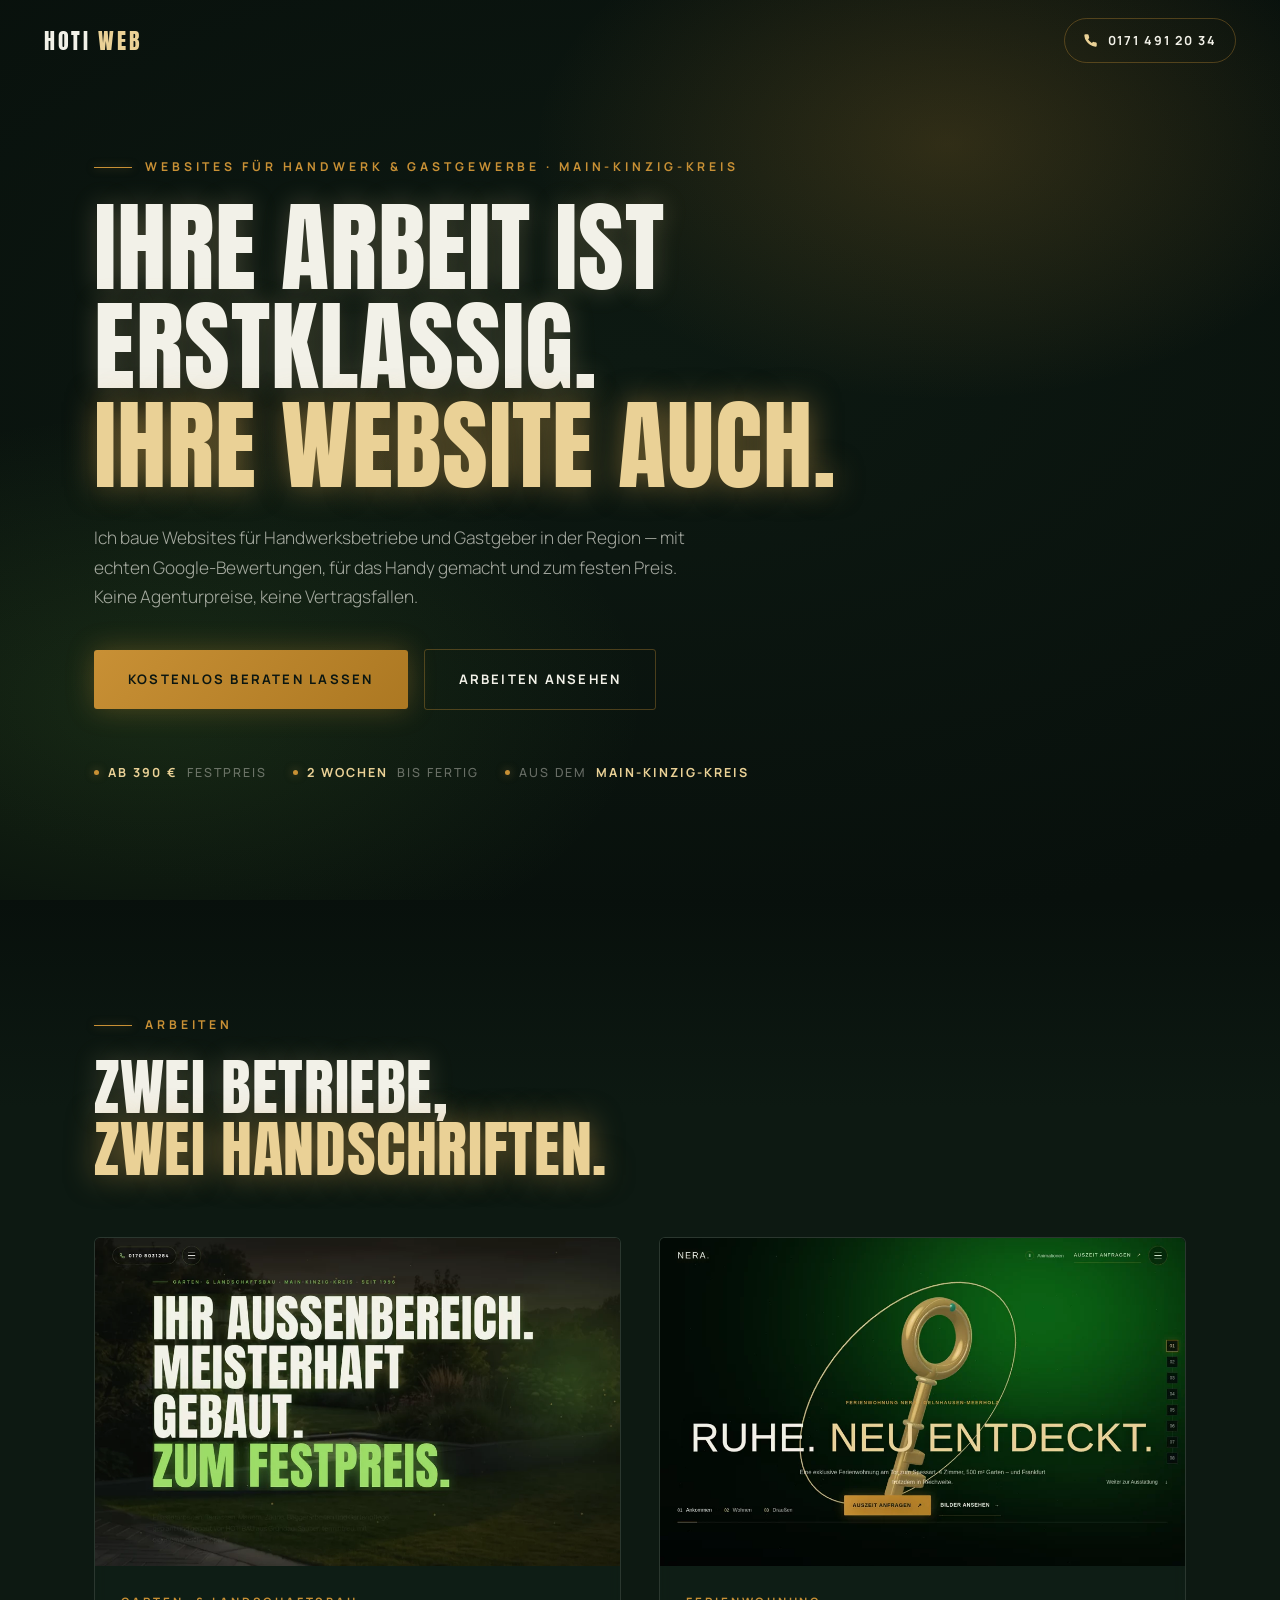
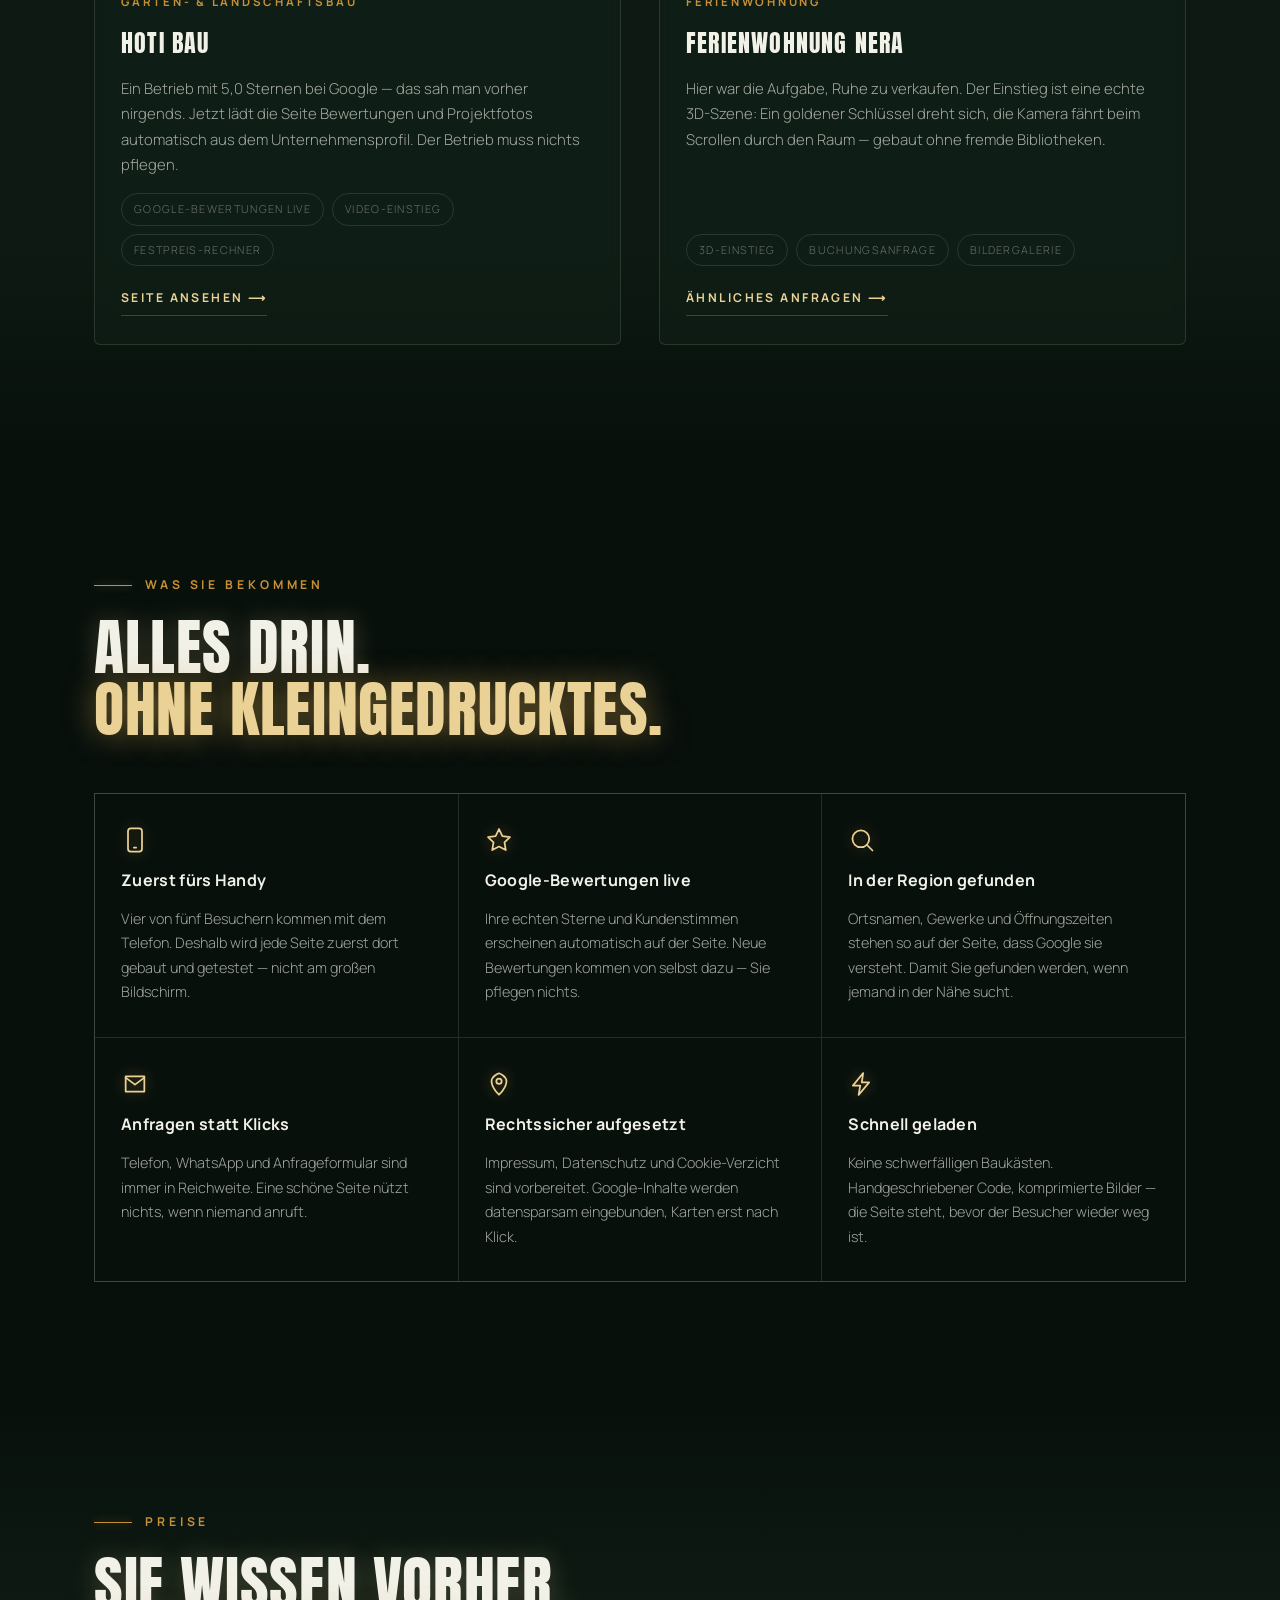
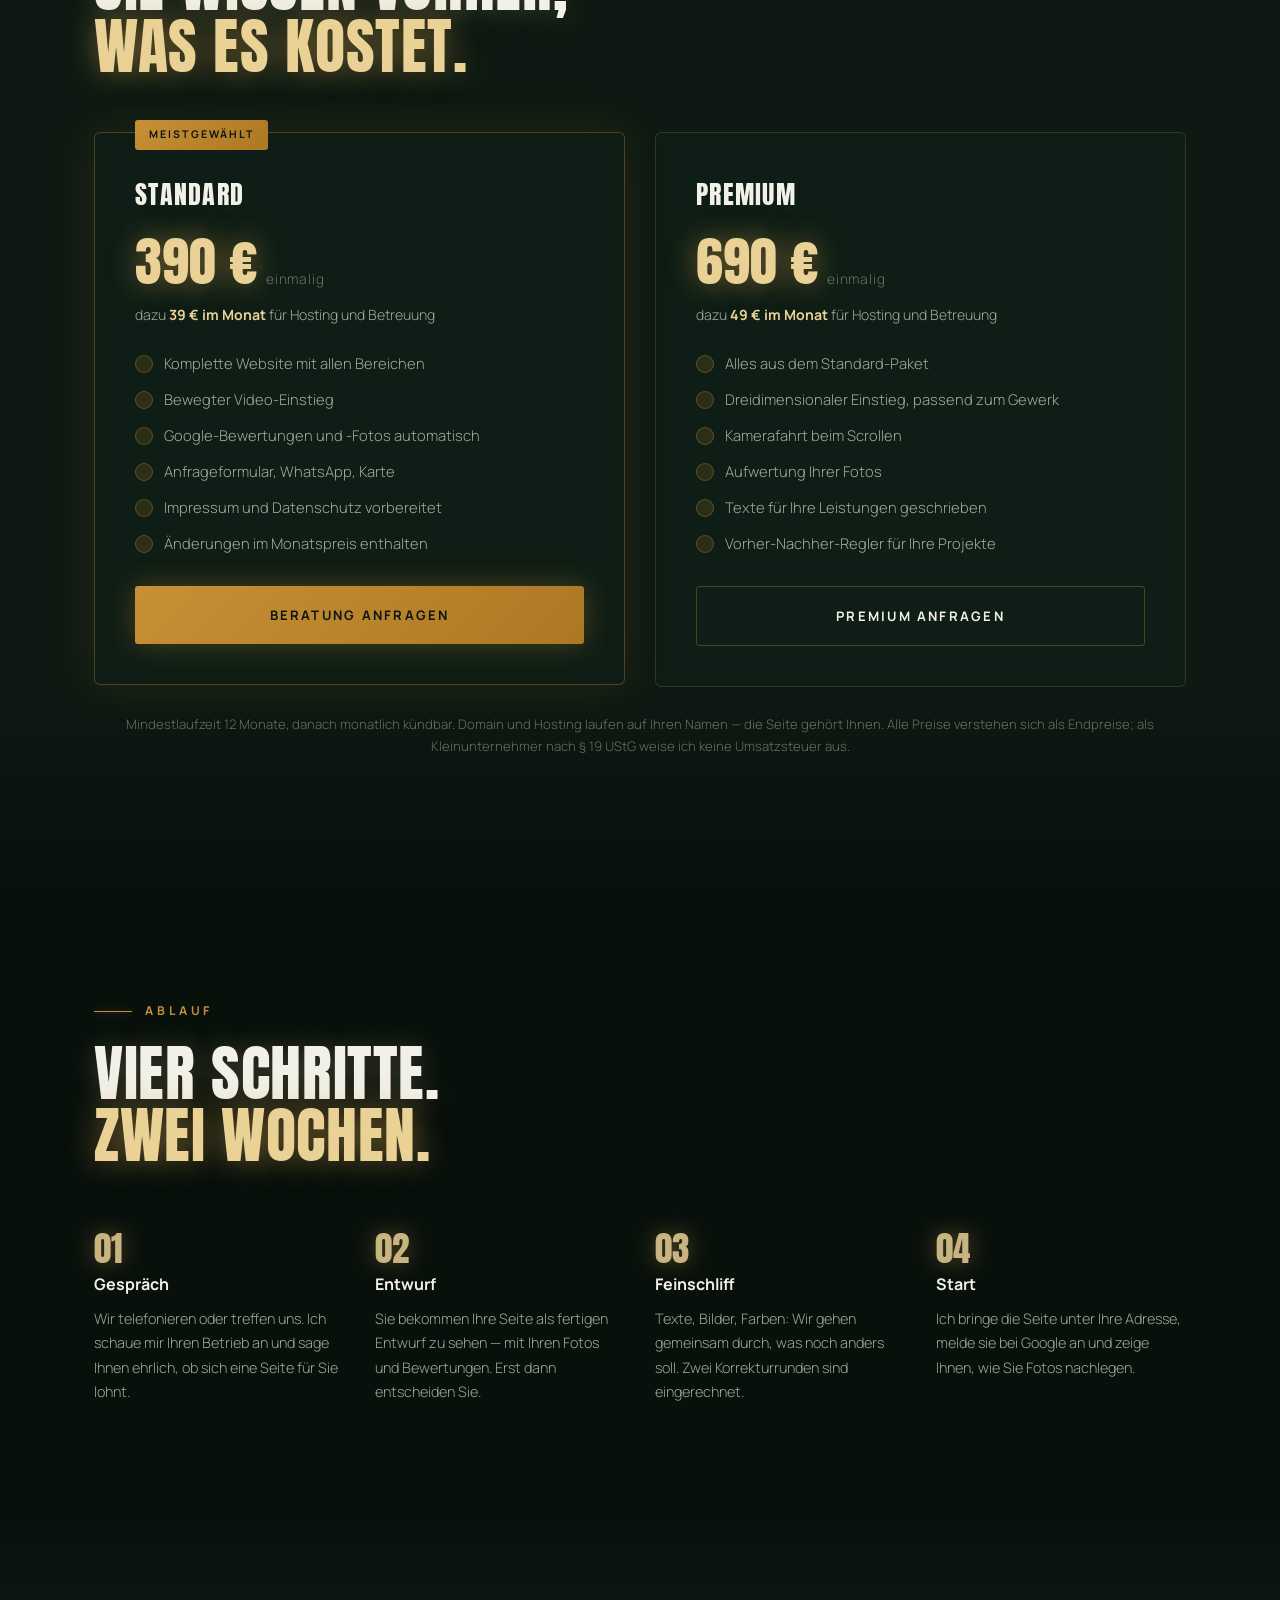
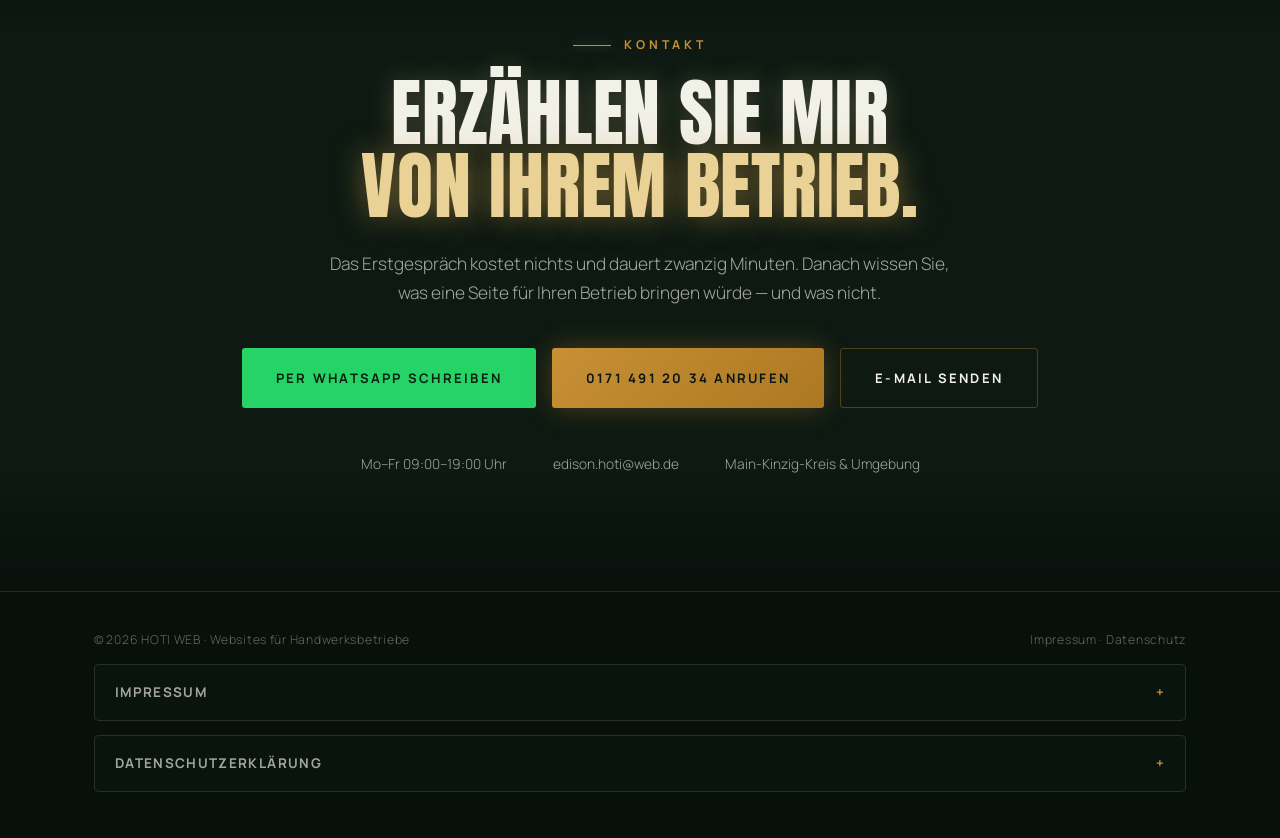
<file: portfolio/index.html>
<!DOCTYPE html>
<html lang="de">
<head>
<meta charset="UTF-8">
<meta name="viewport" content="width=device-width, initial-scale=1.0">
<title>HOTI WEB · Websites für Handwerksbetriebe im Main-Kinzig-Kreis</title>
<meta name="description" content="Moderne Websites für Handwerker, Gastgeber und kleine Betriebe. Festpreis ab 390 €, fertig in zwei Wochen. Mit Google-Bewertungen, mobil optimiert, aus dem Main-Kinzig-Kreis.">
<meta name="robots" content="index, follow">
<meta property="og:type" content="website">
<meta property="og:title" content="HOTI WEB – Websites für Handwerksbetriebe">
<meta property="og:description" content="Websites, die Anfragen bringen. Festpreis ab 390 €, fertig in zwei Wochen.">
<meta property="og:locale" content="de_DE">
<meta name="theme-color" content="#08100C">
<link rel="preconnect" href="https://fonts.googleapis.com">
<link rel="preconnect" href="https://fonts.gstatic.com" crossorigin>
<link href="https://fonts.googleapis.com/css2?family=Anton&family=Manrope:wght@300;400;500;700&display=swap" rel="stylesheet">
<style>
  :root{
    --bg:#08100C;
    --bg-2:#0D1912;
    --panel:rgba(18,34,25,0.55);
    --gold:#C89035;
    --gold-bright:#EAD196;
    --gold-glow:rgba(216,166,80,0.5);
    --green:#72B846;
    --green-bright:#9BDC66;
    --cream:#F2F1E8;
    --cream-dim:rgba(242,241,232,0.66);
    --cream-faint:rgba(242,241,232,0.40);
    --line:rgba(242,241,232,0.12);
    --line-gold:rgba(200,144,53,0.34);
    --wa:#25D366;
    --maxw:1180px;
    --display:'Anton','Arial Narrow',Impact,sans-serif;
    --body:'Manrope',-apple-system,BlinkMacSystemFont,'Segoe UI',sans-serif;
  }
  *{box-sizing:border-box;}
  html{scroll-behavior:smooth;scroll-padding-top:80px;}
  body{
    margin:0;background:var(--bg);color:var(--cream);
    font-family:var(--body);font-size:16.5px;font-weight:300;line-height:1.7;
    -webkit-font-smoothing:antialiased;overflow-x:hidden;
  }
  img{max-width:100%;display:block;}
  a{color:var(--gold-bright);}
  ::selection{background:var(--gold);color:var(--bg);}

  /* ---------- Typografie ---------- */
  .display{
    font-family:var(--display);font-weight:400;text-transform:uppercase;
    line-height:1.0;letter-spacing:.01em;margin:0;color:var(--cream);
    text-shadow:0 0 26px rgba(234,209,150,.24);
  }
  .display em{font-style:normal;color:var(--gold-bright);text-shadow:0 0 30px var(--gold-glow);}
  h2.display{font-size:clamp(2.1rem,5.4vw,3.9rem);}
  .kicker{
    font-weight:700;font-size:.76rem;letter-spacing:.32em;text-transform:uppercase;
    color:var(--gold);margin:0 0 20px;display:flex;align-items:center;gap:13px;
  }
  .kicker::before{content:"";width:38px;height:1px;background:var(--gold);box-shadow:0 0 8px var(--gold-glow);flex:none;}
  .kicker--mitte{justify-content:center;}
  .lede{font-size:clamp(1rem,1.35vw,1.14rem);color:var(--cream-dim);max-width:36em;}

  .wrap{width:100%;max-width:var(--maxw);margin:0 auto;padding:0 clamp(20px,4.5vw,44px);}
  section{padding:clamp(70px,9vw,120px) 0;position:relative;}
  .tint{background:linear-gradient(180deg,transparent,var(--bg-2) 18%,var(--bg-2) 82%,transparent);}

  /* ---------- Kopfzeile ---------- */
  .kopf{
    position:fixed;top:0;left:0;right:0;z-index:100;
    padding:18px clamp(20px,4.5vw,44px);
    display:flex;align-items:center;justify-content:space-between;gap:16px;
    transition:background .45s ease,padding .35s ease;
  }
  .kopf.fest{background:linear-gradient(180deg,rgba(8,16,12,.94),rgba(8,16,12,0));padding-top:12px;padding-bottom:12px;}
  .marke{font-family:var(--display);font-size:1.4rem;letter-spacing:.12em;color:var(--cream);text-decoration:none;}
  .marke span{color:var(--gold-bright);}
  .kopf-tel{
    display:inline-flex;align-items:center;gap:10px;color:var(--cream);text-decoration:none;
    font-weight:700;font-size:.78rem;letter-spacing:.14em;
    padding:11px 18px;border:1px solid var(--line-gold);border-radius:999px;
    transition:border-color .3s ease,box-shadow .3s ease;
  }
  .kopf-tel:hover{border-color:var(--gold-bright);box-shadow:0 0 20px rgba(200,144,53,.3);}
  .kopf-tel svg{width:15px;height:15px;fill:var(--gold-bright);}
  @media (max-width:560px){ .kopf-tel span{display:none;} .kopf-tel{padding:11px 13px;} }

  /* ---------- Einstieg ---------- */
  .start{
    min-height:100vh;min-height:100dvh;display:flex;align-items:center;
    padding-top:110px;padding-bottom:70px;overflow:hidden;
  }
  .start::before{
    content:"";position:absolute;inset:0;z-index:0;pointer-events:none;
    background:
      radial-gradient(52% 46% at 74% 16%,rgba(200,144,53,.20),transparent 62%),
      radial-gradient(60% 50% at 12% 78%,rgba(114,184,70,.14),transparent 64%),
      radial-gradient(120% 90% at 50% 40%,var(--bg-2),var(--bg) 72%);
  }
  .start .wrap{position:relative;z-index:2;}
  .start h1{font-size:clamp(2.6rem,8.2vw,6.2rem);}
  .start .lede{margin:28px 0 38px;}
  .knopfreihe{display:flex;gap:16px;flex-wrap:wrap;align-items:center;}
  .beleg{
    list-style:none;display:flex;gap:26px;flex-wrap:wrap;margin:52px 0 0;padding:0;
    font-size:.78rem;letter-spacing:.16em;text-transform:uppercase;color:var(--cream-faint);font-weight:500;
  }
  .beleg li{display:flex;align-items:center;gap:9px;}
  .beleg li::before{content:"";width:5px;height:5px;border-radius:50%;background:var(--gold);box-shadow:0 0 8px var(--gold-glow);}
  .beleg b{color:var(--gold-bright);font-weight:700;}

  /* ---------- Knöpfe ---------- */
  .btn{
    display:inline-flex;align-items:center;justify-content:center;gap:11px;
    text-decoration:none;cursor:pointer;border:none;font-family:var(--body);
    font-weight:700;font-size:.82rem;letter-spacing:.17em;text-transform:uppercase;
    padding:18px 34px;border-radius:3px;transition:transform .3s ease,box-shadow .3s ease,background .3s ease;
  }
  .btn--voll{background:linear-gradient(135deg,var(--gold),#AC7822);color:#0B1611;box-shadow:0 0 28px rgba(200,144,53,.32);}
  .btn--voll:hover{box-shadow:0 0 44px rgba(200,144,53,.55);transform:translateY(-2px);}
  .btn--rand{background:transparent;color:var(--cream);border:1px solid var(--line-gold);}
  .btn--rand:hover{border-color:var(--gold-bright);box-shadow:0 0 22px rgba(200,144,53,.28);transform:translateY(-2px);}
  .btn--wa{background:var(--wa);color:#07210F;}
  .btn--wa:hover{box-shadow:0 0 34px rgba(37,211,102,.45);transform:translateY(-2px);}

  /* ---------- Referenzen ---------- */
  .ref{
    display:grid;grid-template-columns:1fr 1fr;gap:clamp(22px,3vw,38px);margin-top:56px;
  }
  .karte{
    border:1px solid var(--line);border-radius:6px;overflow:hidden;
    background:var(--panel);backdrop-filter:blur(6px);
    display:flex;flex-direction:column;
    transition:border-color .4s ease,box-shadow .4s ease,transform .4s ease;
  }
  .karte:hover{border-color:var(--line-gold);box-shadow:0 18px 50px rgba(0,0,0,.5),0 0 30px rgba(200,144,53,.14);transform:translateY(-5px);}
  .karte__bild{position:relative;overflow:hidden;aspect-ratio:16/10;background:var(--bg-2);}
  .karte__bild img{width:100%;height:100%;object-fit:cover;object-position:top center;transition:transform .8s cubic-bezier(.22,1,.36,1);}
  .karte:hover .karte__bild img{transform:scale(1.04);}
  .karte__inhalt{padding:26px 26px 28px;display:flex;flex-direction:column;gap:12px;flex:1;}
  .karte__inhalt h3{
    font-family:var(--display);font-weight:400;text-transform:uppercase;letter-spacing:.05em;
    font-size:1.5rem;margin:0;color:var(--cream);
  }
  .karte__art{font-size:.72rem;letter-spacing:.24em;text-transform:uppercase;color:var(--gold);font-weight:700;}
  .karte__inhalt p{margin:0;font-size:.93rem;color:var(--cream-dim);flex:1;}
  .marken{display:flex;gap:8px;flex-wrap:wrap;margin-top:4px;}
  .marken span{
    font-size:.68rem;letter-spacing:.12em;text-transform:uppercase;color:var(--cream-faint);
    border:1px solid var(--line);border-radius:999px;padding:6px 12px;
  }
  .karte__link{
    margin-top:10px;display:inline-flex;align-items:center;gap:9px;align-self:flex-start;
    color:var(--gold-bright);text-decoration:none;font-weight:700;
    font-size:.76rem;letter-spacing:.2em;text-transform:uppercase;
    border-bottom:1px solid var(--line-gold);padding-bottom:6px;transition:gap .3s ease,border-color .3s ease;
  }
  .karte__link:hover{gap:15px;border-color:var(--gold-bright);}

  /* ---------- Leistungen ---------- */
  .raster{display:grid;grid-template-columns:repeat(3,1fr);gap:1px;background:var(--line);border:1px solid var(--line);margin-top:52px;}
  .zelle{background:var(--bg);padding:32px 26px;display:flex;flex-direction:column;gap:13px;transition:background .35s ease;}
  .zelle:hover{background:var(--bg-2);}
  .zelle svg{width:28px;height:28px;stroke:var(--gold-bright);fill:none;stroke-width:1.5;stroke-linecap:round;stroke-linejoin:round;filter:drop-shadow(0 0 7px rgba(200,144,53,.45));}
  .zelle h3{font-size:1rem;margin:0;color:var(--cream);font-weight:700;letter-spacing:.02em;}
  .zelle p{margin:0;font-size:.9rem;color:var(--cream-dim);}

  /* ---------- Preise ---------- */
  .preise{display:grid;grid-template-columns:1fr 1fr;gap:clamp(20px,3vw,30px);margin-top:54px;align-items:start;}
  .paket{
    border:1px solid var(--line);border-radius:6px;padding:clamp(28px,3.4vw,40px);
    background:var(--panel);backdrop-filter:blur(6px);position:relative;
    display:flex;flex-direction:column;gap:18px;
  }
  .paket--top{border-color:var(--line-gold);box-shadow:0 0 44px rgba(200,144,53,.13);}
  .paket__fahne{
    position:absolute;top:-13px;left:clamp(28px,3.4vw,40px);
    background:linear-gradient(135deg,var(--gold),#AC7822);color:#0B1611;
    font-size:.66rem;font-weight:700;letter-spacing:.2em;text-transform:uppercase;
    padding:6px 14px;border-radius:3px;
  }
  .paket h3{font-family:var(--display);font-weight:400;text-transform:uppercase;letter-spacing:.05em;font-size:1.6rem;margin:0;}
  .paket__preis{display:flex;align-items:baseline;gap:9px;flex-wrap:wrap;}
  .paket__preis b{
    font-family:var(--display);font-weight:400;font-size:clamp(2.4rem,5vw,3.4rem);line-height:1;
    color:var(--gold-bright);text-shadow:0 0 28px var(--gold-glow);
  }
  .paket__preis small{font-size:.86rem;color:var(--cream-faint);letter-spacing:.06em;}
  .paket__mtl{font-size:.88rem;color:var(--cream-dim);margin:-6px 0 0;}
  .paket__mtl b{color:var(--gold-bright);font-weight:700;}
  .paket ul{list-style:none;margin:6px 0 0;padding:0;display:flex;flex-direction:column;gap:11px;}
  .paket li{display:flex;gap:11px;align-items:flex-start;font-size:.92rem;color:var(--cream-dim);}
  .paket li::before{content:"";flex:none;width:16px;height:16px;margin-top:4px;border-radius:50%;background:rgba(200,144,53,.16);border:1px solid var(--line-gold);}
  .paket .btn{margin-top:12px;width:100%;}
  .preis-fuss{margin-top:26px;font-size:.82rem;color:var(--cream-faint);text-align:center;}

  /* ---------- Ablauf ---------- */
  .schritte{display:grid;grid-template-columns:repeat(4,1fr);gap:clamp(18px,2.6vw,30px);margin-top:52px;counter-reset:s;}
  .schritt{position:relative;padding-top:52px;}
  .schritt::before{
    counter-increment:s;content:counter(s,decimal-leading-zero);
    position:absolute;top:0;left:0;
    font-family:var(--display);font-size:2.2rem;color:var(--gold-bright);
    text-shadow:0 0 22px var(--gold-glow);opacity:.85;
  }
  .schritt h3{font-size:1rem;margin:0 0 9px;color:var(--cream);font-weight:700;}
  .schritt p{margin:0;font-size:.9rem;color:var(--cream-dim);}

  /* ---------- Kontakt ---------- */
  .kontakt{text-align:center;}
  .kontakt .display{font-size:clamp(2.2rem,6.4vw,4.6rem);}
  .kontaktreihe{display:flex;gap:16px;flex-wrap:wrap;justify-content:center;margin-top:40px;}
  .kontaktdaten{
    margin-top:44px;display:flex;gap:clamp(20px,4vw,46px);justify-content:center;flex-wrap:wrap;
    font-size:.86rem;color:var(--cream-dim);
  }
  .kontaktdaten a{color:var(--cream-dim);text-decoration:none;transition:color .3s ease;}
  .kontaktdaten a:hover{color:var(--gold-bright);}

  /* ---------- Fuß ---------- */
  footer{border-top:1px solid var(--line);padding:38px 0 46px;}
  .fuss{display:flex;justify-content:space-between;gap:18px;flex-wrap:wrap;font-size:.76rem;color:var(--cream-faint);letter-spacing:.06em;}
  .fuss a{color:var(--cream-faint);text-decoration:none;}
  .fuss a:hover{color:var(--gold-bright);}
  details{border:1px solid var(--line);border-radius:5px;margin-top:14px;background:rgba(13,25,18,.55);}
  summary{cursor:pointer;padding:16px 20px;font-weight:700;font-size:.84rem;letter-spacing:.1em;text-transform:uppercase;color:var(--cream-dim);list-style:none;}
  summary::-webkit-details-marker{display:none;}
  summary::after{content:"+";float:right;color:var(--gold);}
  details[open] summary::after{content:"–";}
  .rechtstext{padding:0 20px 22px;font-size:.86rem;color:var(--cream-dim);}
  .rechtstext h4{margin:18px 0 6px;font-size:.9rem;color:var(--cream);}
  .rechtstext p{margin:0 0 10px;}

  /* ---------- Einblenden ---------- */
  .auf{opacity:0;transform:translateY(34px);transition:opacity .85s ease,transform .85s cubic-bezier(.22,1,.36,1);}
  .auf.da{opacity:1;transform:none;}
  .v1{transition-delay:.1s;} .v2{transition-delay:.2s;} .v3{transition-delay:.3s;}

  /* ---------- Fokus ---------- */
  a:focus-visible,button:focus-visible,summary:focus-visible{outline:2px solid var(--gold-bright);outline-offset:3px;}
  .sprung{position:absolute;left:-9999px;top:0;z-index:200;background:var(--gold);color:#0B1611;padding:12px 20px;font-weight:700;}
  .sprung:focus{left:12px;top:12px;}

  /* ---------- Schmale Geräte ---------- */
  @media (max-width:980px){
    .ref{grid-template-columns:1fr;}
    .raster{grid-template-columns:1fr 1fr;}
    .preise{grid-template-columns:1fr;}
    .schritte{grid-template-columns:1fr 1fr;row-gap:36px;}
  }
  @media (max-width:600px){
    body{font-size:15.5px;}
    .raster{grid-template-columns:1fr;}
    .schritte{grid-template-columns:1fr;}
    .btn{width:100%;}
    .knopfreihe{flex-direction:column;align-items:stretch;}
  }

  @media (prefers-reduced-motion:reduce){
    html{scroll-behavior:auto;}
    *,*::before,*::after{animation-duration:.01ms!important;transition-duration:.01ms!important;}
    .auf{opacity:1!important;transform:none!important;}
  }
</style>
</head>
<body>

<a class="sprung" href="#inhalt">Zum Inhalt springen</a>

<header class="kopf" id="kopf">
  <a class="marke" href="#start">HOTI<span> WEB</span></a>
  <a class="kopf-tel" href="tel:+491714912034">
    <svg viewBox="0 0 24 24" aria-hidden="true"><path d="M22 16.9v3a2 2 0 0 1-2.2 2 19.8 19.8 0 0 1-8.6-3.1 19.5 19.5 0 0 1-6-6A19.8 19.8 0 0 1 2.1 4.2 2 2 0 0 1 4.1 2h3a2 2 0 0 1 2 1.7c.1 1 .4 2 .7 2.9a2 2 0 0 1-.5 2.1L8.1 9.9a16 16 0 0 0 6 6l1.2-1.2a2 2 0 0 1 2.1-.5c.9.3 1.9.6 2.9.7a2 2 0 0 1 1.7 2z"/></svg>
    <span>0171 491 20 34</span>
  </a>
</header>

<main id="inhalt">

<!-- ================= EINSTIEG ================= -->
<section class="start" id="start">
  <div class="wrap">
    <p class="kicker auf">Websites für Handwerk &amp; Gastgewerbe · Main-Kinzig-Kreis</p>
    <h1 class="display auf v1">Ihre Arbeit ist<br>erstklassig.<br><em>Ihre Website auch.</em></h1>
    <p class="lede auf v2">Ich baue Websites für Handwerksbetriebe und Gastgeber in der Region — mit echten Google-Bewertungen, für das Handy gemacht und zum festen Preis. Keine Agenturpreise, keine Vertragsfallen.</p>
    <div class="knopfreihe auf v3">
      <a class="btn btn--voll" href="#kontakt">Kostenlos beraten lassen</a>
      <a class="btn btn--rand" href="#arbeiten">Arbeiten ansehen</a>
    </div>
    <ul class="beleg auf v3">
      <li><b>Ab 390 €</b> Festpreis</li>
      <li><b>2 Wochen</b> bis fertig</li>
      <li>Aus dem <b>Main-Kinzig-Kreis</b></li>
    </ul>
  </div>
</section>

<!-- ================= ARBEITEN ================= -->
<section class="tint" id="arbeiten">
  <div class="wrap">
    <p class="kicker auf">Arbeiten</p>
    <h2 class="display auf">Zwei Betriebe,<br><em>zwei Handschriften.</em></h2>
    <div class="ref">

      <article class="karte auf v1">
        <div class="karte__bild">
          <img src="assets/ref-hotibau.webp" alt="Startseite der Website von HOTI BAU Garten- und Landschaftsbau mit dunklem Design und großer Überschrift" width="1000" height="625" loading="lazy">
        </div>
        <div class="karte__inhalt">
          <span class="karte__art">Garten- &amp; Landschaftsbau</span>
          <h3>HOTI BAU</h3>
          <p>Ein Betrieb mit 5,0 Sternen bei Google — das sah man vorher nirgends. Jetzt lädt die Seite Bewertungen und Projektfotos automatisch aus dem Unternehmensprofil. Der Betrieb muss nichts pflegen.</p>
          <div class="marken">
            <span>Google-Bewertungen live</span><span>Video-Einstieg</span><span>Festpreis-Rechner</span>
          </div>
          <a class="karte__link" href="https://hotibau.com" target="_blank" rel="noopener">Seite ansehen ⟶</a>
        </div>
      </article>

      <article class="karte auf v2">
        <div class="karte__bild">
          <img src="assets/ref-nera.webp" alt="Startseite der Ferienwohnung NERA mit dreidimensionalem goldenem Schlüssel im Einstieg" width="1000" height="625" loading="lazy">
        </div>
        <div class="karte__inhalt">
          <span class="karte__art">Ferienwohnung</span>
          <h3>Ferienwohnung NERA</h3>
          <p>Hier war die Aufgabe, Ruhe zu verkaufen. Der Einstieg ist eine echte 3D-Szene: Ein goldener Schlüssel dreht sich, die Kamera fährt beim Scrollen durch den Raum — gebaut ohne fremde Bibliotheken.</p>
          <div class="marken">
            <span>3D-Einstieg</span><span>Buchungsanfrage</span><span>Bildergalerie</span>
          </div>
          <a class="karte__link" href="#kontakt">Ähnliches anfragen ⟶</a>
        </div>
      </article>

    </div>
  </div>
</section>

<!-- ================= LEISTUNGEN ================= -->
<section id="leistungen">
  <div class="wrap">
    <p class="kicker auf">Was Sie bekommen</p>
    <h2 class="display auf">Alles drin.<br><em>Ohne Kleingedrucktes.</em></h2>
    <div class="raster auf v1">

      <div class="zelle">
        <svg viewBox="0 0 24 24" aria-hidden="true"><rect x="6" y="2" width="12" height="20" rx="2.5"/><path d="M11 18.5h2"/></svg>
        <h3>Zuerst fürs Handy</h3>
        <p>Vier von fünf Besuchern kommen mit dem Telefon. Deshalb wird jede Seite zuerst dort gebaut und getestet — nicht am großen Bildschirm.</p>
      </div>

      <div class="zelle">
        <svg viewBox="0 0 24 24" aria-hidden="true"><path d="m12 2.6 2.9 6 6.5.9-4.7 4.6 1.1 6.5-5.8-3-5.8 3 1.1-6.5L2.6 9.5l6.5-.9z"/></svg>
        <h3>Google-Bewertungen live</h3>
        <p>Ihre echten Sterne und Kundenstimmen erscheinen automatisch auf der Seite. Neue Bewertungen kommen von selbst dazu — Sie pflegen nichts.</p>
      </div>

      <div class="zelle">
        <svg viewBox="0 0 24 24" aria-hidden="true"><circle cx="11" cy="11" r="7.2"/><path d="m16.5 16.5 4.5 4.5"/></svg>
        <h3>In der Region gefunden</h3>
        <p>Ortsnamen, Gewerke und Öffnungszeiten stehen so auf der Seite, dass Google sie versteht. Damit Sie gefunden werden, wenn jemand in der Nähe sucht.</p>
      </div>

      <div class="zelle">
        <svg viewBox="0 0 24 24" aria-hidden="true"><path d="M4 5.5h16v13H4z"/><path d="m4 6.5 8 6 8-6"/></svg>
        <h3>Anfragen statt Klicks</h3>
        <p>Telefon, WhatsApp und Anfrageformular sind immer in Reichweite. Eine schöne Seite nützt nichts, wenn niemand anruft.</p>
      </div>

      <div class="zelle">
        <svg viewBox="0 0 24 24" aria-hidden="true"><path d="M12 2.8s6.4 2.3 6.4 6.9c0 5.5-6.4 11.5-6.4 11.5S5.6 15.2 5.6 9.7C5.6 5.1 12 2.8 12 2.8z"/><circle cx="12" cy="9.6" r="2.3"/></svg>
        <h3>Rechtssicher aufgesetzt</h3>
        <p>Impressum, Datenschutz und Cookie-Verzicht sind vorbereitet. Google-Inhalte werden datensparsam eingebunden, Karten erst nach Klick.</p>
      </div>

      <div class="zelle">
        <svg viewBox="0 0 24 24" aria-hidden="true"><path d="M13 2.6 4.2 13.4h6.3l-1.4 8 9-10.8h-6.3z"/></svg>
        <h3>Schnell geladen</h3>
        <p>Keine schwerfälligen Baukästen. Handgeschriebener Code, komprimierte Bilder — die Seite steht, bevor der Besucher wieder weg ist.</p>
      </div>

    </div>
  </div>
</section>

<!-- ================= PREISE ================= -->
<section class="tint" id="preise">
  <div class="wrap">
    <p class="kicker auf">Preise</p>
    <h2 class="display auf">Sie wissen vorher,<br><em>was es kostet.</em></h2>
    <div class="preise">

      <div class="paket paket--top auf v1">
        <div class="paket__fahne">Meistgewählt</div>
        <h3>Standard</h3>
        <div class="paket__preis"><b>390 €</b><small>einmalig</small></div>
        <p class="paket__mtl">dazu <b>39 € im Monat</b> für Hosting und Betreuung</p>
        <ul>
          <li>Komplette Website mit allen Bereichen</li>
          <li>Bewegter Video-Einstieg</li>
          <li>Google-Bewertungen und -Fotos automatisch</li>
          <li>Anfrageformular, WhatsApp, Karte</li>
          <li>Impressum und Datenschutz vorbereitet</li>
          <li>Änderungen im Monatspreis enthalten</li>
        </ul>
        <a class="btn btn--voll" href="#kontakt">Beratung anfragen</a>
      </div>

      <div class="paket auf v2">
        <h3>Premium</h3>
        <div class="paket__preis"><b>690 €</b><small>einmalig</small></div>
        <p class="paket__mtl">dazu <b>49 € im Monat</b> für Hosting und Betreuung</p>
        <ul>
          <li>Alles aus dem Standard-Paket</li>
          <li>Dreidimensionaler Einstieg, passend zum Gewerk</li>
          <li>Kamerafahrt beim Scrollen</li>
          <li>Aufwertung Ihrer Fotos</li>
          <li>Texte für Ihre Leistungen geschrieben</li>
          <li>Vorher-Nachher-Regler für Ihre Projekte</li>
        </ul>
        <a class="btn btn--rand" href="#kontakt">Premium anfragen</a>
      </div>

    </div>
    <p class="preis-fuss">Mindestlaufzeit 12 Monate, danach monatlich kündbar. Domain und Hosting laufen auf Ihren Namen — die Seite gehört Ihnen. Alle Preise verstehen sich als Endpreise; als Kleinunternehmer nach §&nbsp;19 UStG weise ich keine Umsatzsteuer aus.</p>
  </div>
</section>

<!-- ================= ABLAUF ================= -->
<section id="ablauf">
  <div class="wrap">
    <p class="kicker auf">Ablauf</p>
    <h2 class="display auf">Vier Schritte.<br><em>Zwei Wochen.</em></h2>
    <div class="schritte auf v1">
      <div class="schritt">
        <h3>Gespräch</h3>
        <p>Wir telefonieren oder treffen uns. Ich schaue mir Ihren Betrieb an und sage Ihnen ehrlich, ob sich eine Seite für Sie lohnt.</p>
      </div>
      <div class="schritt">
        <h3>Entwurf</h3>
        <p>Sie bekommen Ihre Seite als fertigen Entwurf zu sehen — mit Ihren Fotos und Bewertungen. Erst dann entscheiden Sie.</p>
      </div>
      <div class="schritt">
        <h3>Feinschliff</h3>
        <p>Texte, Bilder, Farben: Wir gehen gemeinsam durch, was noch anders soll. Zwei Korrekturrunden sind eingerechnet.</p>
      </div>
      <div class="schritt">
        <h3>Start</h3>
        <p>Ich bringe die Seite unter Ihre Adresse, melde sie bei Google an und zeige Ihnen, wie Sie Fotos nachlegen.</p>
      </div>
    </div>
  </div>
</section>

<!-- ================= KONTAKT ================= -->
<section class="tint kontakt" id="kontakt">
  <div class="wrap">
    <p class="kicker kicker--mitte auf">Kontakt</p>
    <h2 class="display auf">Erzählen Sie mir<br><em>von Ihrem Betrieb.</em></h2>
    <p class="lede auf v1" style="margin:26px auto 0;">Das Erstgespräch kostet nichts und dauert zwanzig Minuten. Danach wissen Sie, was eine Seite für Ihren Betrieb bringen würde — und was nicht.</p>
    <div class="kontaktreihe auf v2">
      <a class="btn btn--wa" id="waLink" href="https://wa.me/491714912034" target="_blank" rel="noopener">Per WhatsApp schreiben</a>
      <a class="btn btn--voll" href="tel:+491714912034">0171 491 20 34 anrufen</a>
      <a class="btn btn--rand" href="mailto:edison.hoti@web.de?subject=Anfrage%20Website">E-Mail senden</a>
    </div>
    <div class="kontaktdaten auf v3">
      <span>Mo–Fr 09:00–19:00 Uhr</span>
      <a href="mailto:edison.hoti@web.de">edison.hoti@web.de</a>
      <span>Main-Kinzig-Kreis &amp; Umgebung</span>
    </div>
  </div>
</section>

</main>

<footer>
  <div class="wrap">
    <div class="fuss">
      <span>© <span id="jahr">2026</span> HOTI WEB · Websites für Handwerksbetriebe</span>
      <span><a href="#impressum">Impressum</a> · <a href="#datenschutz">Datenschutz</a></span>
    </div>

    <details id="impressum">
      <summary>Impressum</summary>
      <div class="rechtstext">
        <h4>Angaben gemäß § 5 Digitale-Dienste-Gesetz (DDG)</h4>
        <p>
          Edison Hoti<br>
          Wiesenstraße 20b<br>
          63584 Gründau
        </p>
        <p>Telefon: 0171 491 20 34<br>E-Mail: edison.hoti@web.de</p>
        <h4>Umsatzsteuer</h4>
        <p>Als Kleinunternehmer im Sinne von § 19 Abs. 1 UStG wird keine Umsatzsteuer berechnet.</p>
        <h4>Verantwortlich für den Inhalt nach § 18 Abs. 2 MStV</h4>
        <p>Edison Hoti, Anschrift wie oben</p>
        <h4>EU-Streitschlichtung</h4>
        <p>Die Europäische Kommission stellt eine Plattform zur Online-Streitbeilegung bereit: https://ec.europa.eu/consumers/odr/. Ich bin nicht bereit oder verpflichtet, an Streitbeilegungsverfahren vor einer Verbraucherschlichtungsstelle teilzunehmen.</p>
        <p><em>Bitte vor der Veröffentlichung prüfen und ergänzen: Gewerbeanmeldung, gegebenenfalls Umsatzsteuer-Identifikationsnummer.</em></p>
      </div>
    </details>

    <details id="datenschutz">
      <summary>Datenschutzerklärung</summary>
      <div class="rechtstext">
        <h4>1. Verantwortlicher</h4>
        <p>Edison Hoti, Wiesenstraße 20b, 63584 Gründau · E-Mail: edison.hoti@web.de · Telefon: 0171 491 20 34</p>
        <h4>2. Ihre Rechte</h4>
        <p>Sie haben das Recht auf Auskunft (Art. 15 DSGVO), Berichtigung (Art. 16), Löschung (Art. 17), Einschränkung der Verarbeitung (Art. 18), Datenübertragbarkeit (Art. 20) und Widerspruch (Art. 21). Außerdem steht Ihnen ein Beschwerderecht bei einer Aufsichtsbehörde zu, etwa beim Hessischen Beauftragten für Datenschutz und Informationsfreiheit.</p>
        <h4>3. Aufruf dieser Website</h4>
        <p>Beim Aufruf erhebt der Hosting-Anbieter automatisch technische Daten in Server-Logfiles (Browsertyp, Betriebssystem, Referrer-URL, Uhrzeit, IP-Adresse). Diese dienen ausschließlich dem sicheren Betrieb und werden nicht mit anderen Daten zusammengeführt. Rechtsgrundlage ist Art. 6 Abs. 1 lit. f DSGVO.</p>
        <h4>4. Kontaktaufnahme</h4>
        <p>Wenn Sie mich per E-Mail, Telefon oder WhatsApp kontaktieren, verarbeite ich Ihre Angaben ausschließlich zur Bearbeitung Ihrer Anfrage (Art. 6 Abs. 1 lit. b DSGVO). Diese Website setzt keine Cookies und bindet kein Analysewerkzeug ein.</p>
        <h4>5. Schriftarten</h4>
        <p>Die Schriften werden über Google Fonts geladen; dabei wird Ihre IP-Adresse an Google übermittelt. Die Links zu WhatsApp und zu den gezeigten Referenzseiten führen zu externen Anbietern mit eigenen Datenschutzbestimmungen.</p>
      </div>
    </details>
  </div>
</footer>

<script>
  /* Jahreszahl */
  document.getElementById('jahr').textContent = new Date().getFullYear();

  /* WhatsApp mit vorbereitetem Text */
  var waNummer = '491714912034';
  var waText = 'Hallo, ich habe Ihre Seite gesehen und interessiere mich für eine Website für meinen Betrieb.';
  document.getElementById('waLink').href = 'https://wa.me/' + waNummer + '?text=' + encodeURIComponent(waText);

  /* Kopfzeile abdunkeln, sobald gescrollt wird */
  var kopf = document.getElementById('kopf');
  function beiScroll(){ kopf.classList.toggle('fest', window.scrollY > 12); }
  window.addEventListener('scroll', beiScroll, {passive:true});
  beiScroll();

  /* Inhalte beim Erreichen einblenden */
  var reduziert = window.matchMedia('(prefers-reduced-motion: reduce)').matches;
  var elemente = document.querySelectorAll('.auf');
  if (reduziert || !('IntersectionObserver' in window)) {
    elemente.forEach(function(el){ el.classList.add('da'); });
  } else {
    var beobachter = new IntersectionObserver(function(eintraege){
      eintraege.forEach(function(e){
        if (e.isIntersecting){ e.target.classList.add('da'); beobachter.unobserve(e.target); }
      });
    }, {threshold: 0.14});
    elemente.forEach(function(el){ beobachter.observe(el); });
  }

  /* Rechtliche Abschnitte öffnen, wenn direkt darauf verlinkt wird */
  document.querySelectorAll('a[href="#impressum"], a[href="#datenschutz"]').forEach(function(a){
    a.addEventListener('click', function(){
      var ziel = document.querySelector(a.getAttribute('href'));
      if (ziel) ziel.open = true;
    });
  });
</script>

</body>
</html>
</file>
